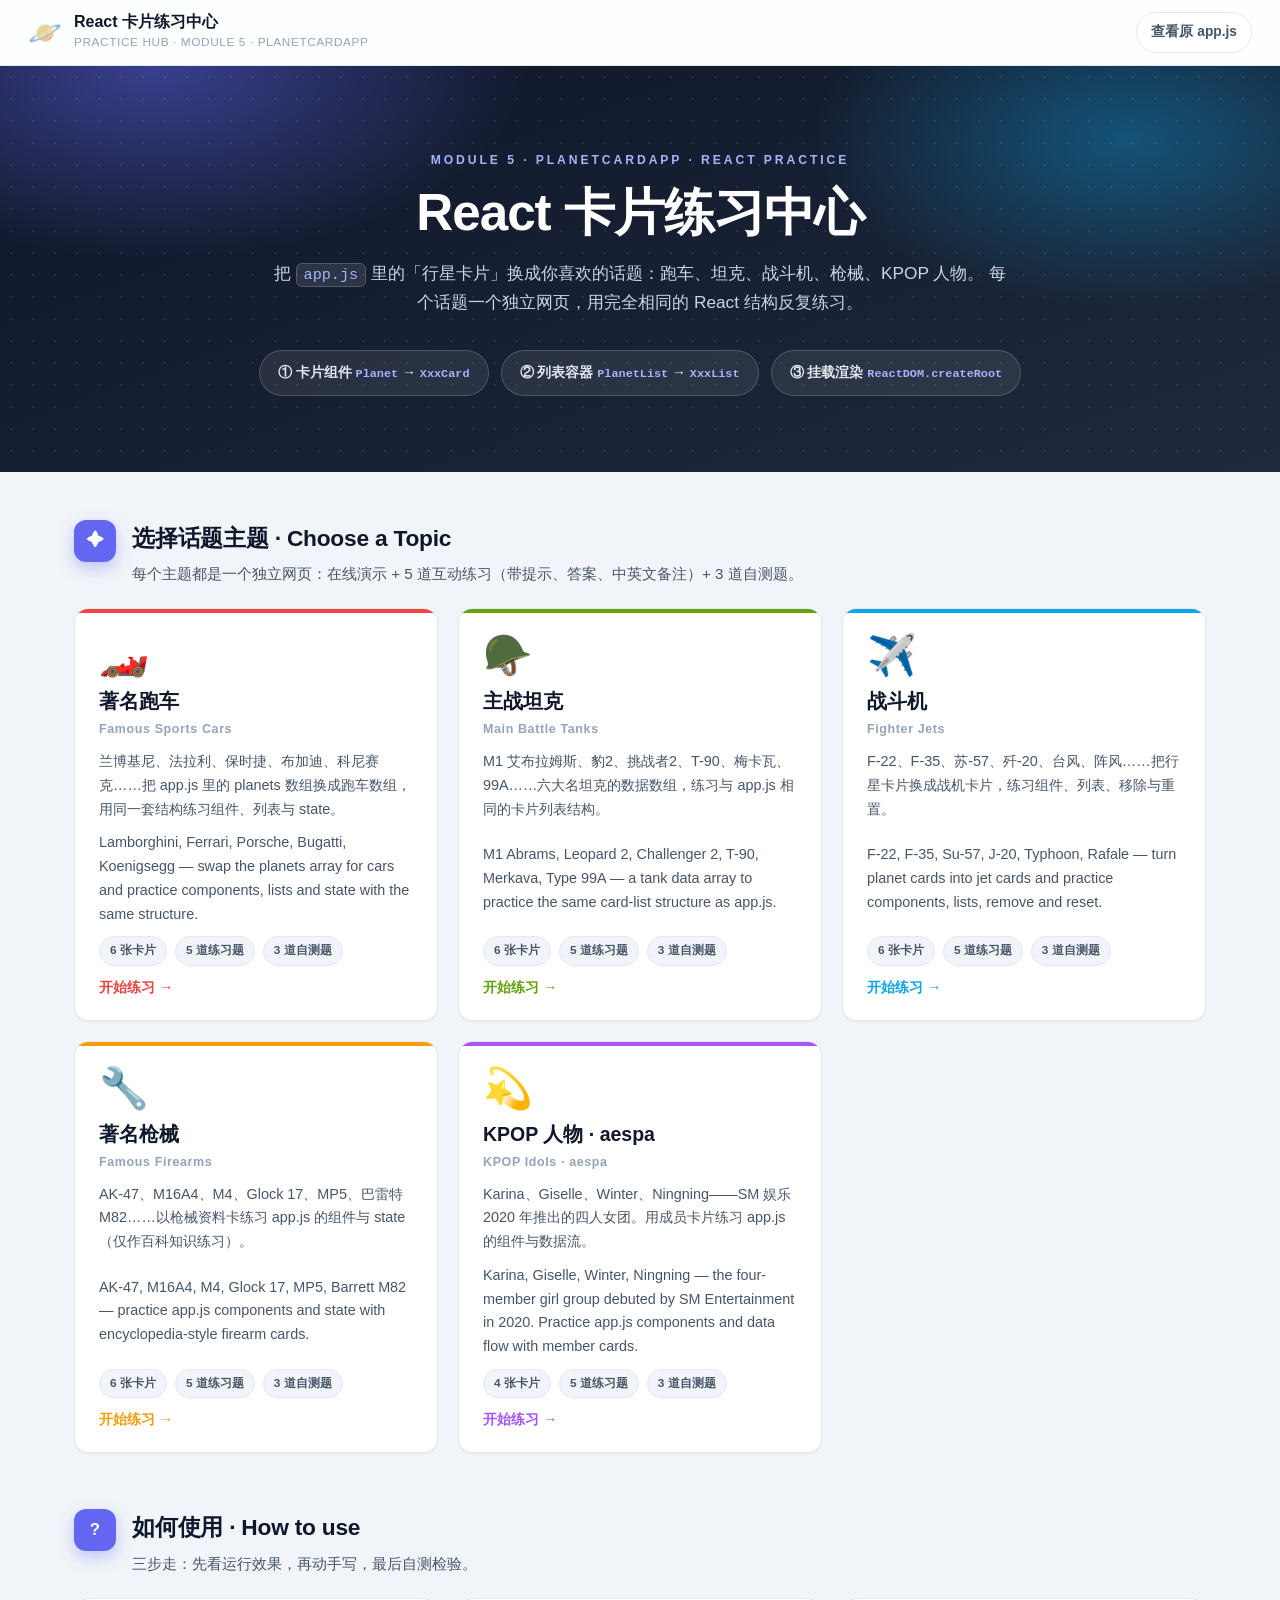
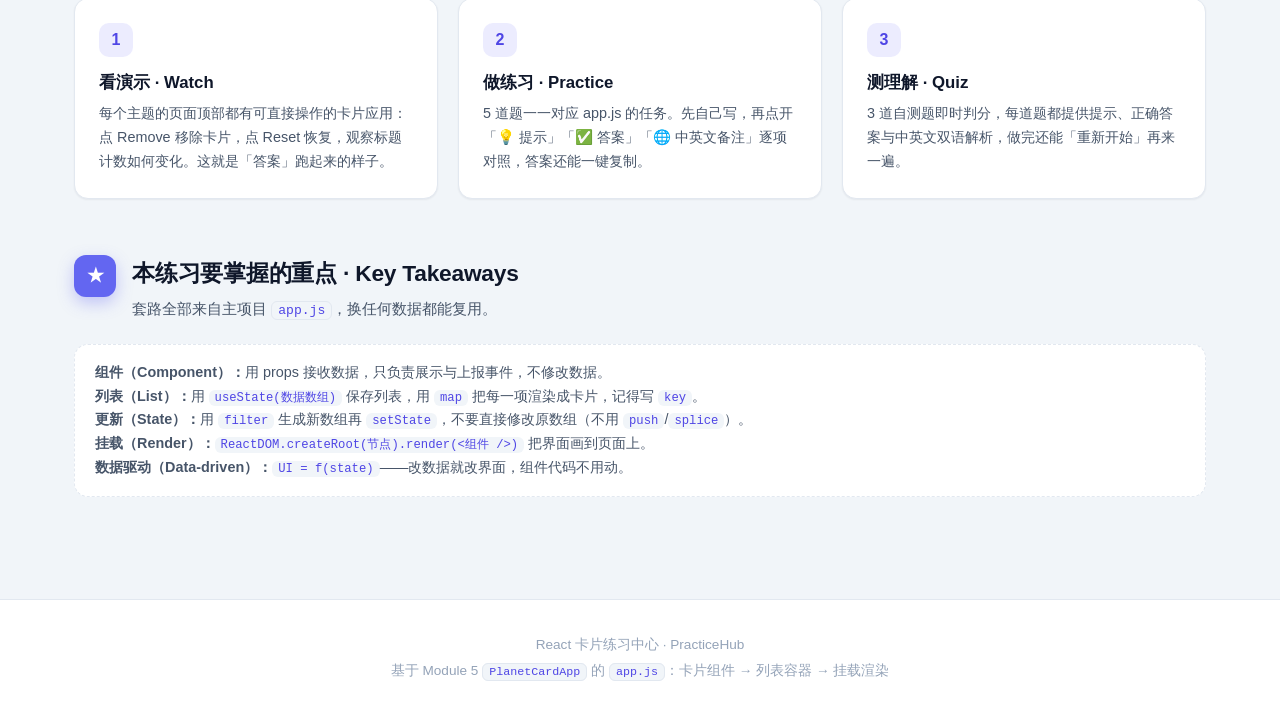
<file: index.html>
<!DOCTYPE html>
<html lang="zh-CN">
  <head>
    <meta charset="utf-8" />
    <meta name="viewport" content="width=device-width, initial-scale=1" />
    <title>React 卡片练习中心 · PracticeHub</title>
    <link rel="stylesheet" href="./css/style.css" />
  </head>

  <body data-topic="">
    <header class="topbar">
      <div class="topbar-title">
        <span class="topbar-icon">🪐</span>
        <div>
          <strong>React 卡片练习中心</strong>
          <small>PRACTICE HUB · MODULE 5 · PLANETCARDAPP</small>
        </div>
      </div>
      <a class="topbar-link" href="app.js" target="_blank" rel="noopener">查看原 app.js</a>
    </header>

    <section class="hero">
      <p class="hero-kicker">MODULE 5 · PLANETCARDAPP · REACT PRACTICE</p>
      <h1>React 卡片练习中心</h1>
      <p class="hero-sub">
        把 <code>app.js</code> 里的「行星卡片」换成你喜欢的话题：跑车、坦克、战斗机、枪械、KPOP 人物。
        每个话题一个独立网页，用完全相同的 React 结构反复练习。
      </p>
      <div class="hero-tasks">
        <span class="hero-task">① 卡片组件 <code>Planet</code> → <code>XxxCard</code></span>
        <span class="hero-task">② 列表容器 <code>PlanetList</code> → <code>XxxList</code></span>
        <span class="hero-task">③ 挂载渲染 <code>ReactDOM.createRoot</code></span>
      </div>
    </section>

    <main>
      <!-- 选择话题 -->
      <section class="section">
        <div class="section-head">
          <span class="step-badge">✦</span>
          <div>
            <h2>选择话题主题 · Choose a Topic</h2>
            <p>每个主题都是一个独立网页：在线演示 + 5 道互动练习（带提示、答案、中英文备注）+ 3 道自测题。</p>
          </div>
        </div>
        <div class="topic-grid" id="topic-grid"></div>
      </section>

      <!-- 如何使用 -->
      <section class="section">
        <div class="section-head">
          <span class="step-badge">?</span>
          <div>
            <h2>如何使用 · How to use</h2>
            <p>三步走：先看运行效果，再动手写，最后自测检验。</p>
          </div>
        </div>
        <div class="how-grid">
          <div class="how-card">
            <span class="how-no">1</span>
            <h3>看演示 · Watch</h3>
            <p>每个主题的页面顶部都有可直接操作的卡片应用：点 Remove 移除卡片，点 Reset 恢复，观察标题计数如何变化。这就是「答案」跑起来的样子。</p>
          </div>
          <div class="how-card">
            <span class="how-no">2</span>
            <h3>做练习 · Practice</h3>
            <p>5 道题一一对应 app.js 的任务。先自己写，再点开「💡 提示」「✅ 答案」「🌐 中英文备注」逐项对照，答案还能一键复制。</p>
          </div>
          <div class="how-card">
            <span class="how-no">3</span>
            <h3>测理解 · Quiz</h3>
            <p>3 道自测题即时判分，每道题都提供提示、正确答案与中英文双语解析，做完还能「重新开始」再来一遍。</p>
          </div>
        </div>
      </section>

      <!-- 学习重点 -->
      <section class="section">
        <div class="section-head">
          <span class="step-badge">★</span>
          <div>
            <h2>本练习要掌握的重点 · Key Takeaways</h2>
            <p>套路全部来自主项目 <code>app.js</code>，换任何数据都能复用。</p>
          </div>
        </div>
        <div class="appjs-ref">
          <strong>组件（Component）：</strong>用 props 接收数据，只负责展示与上报事件，不修改数据。<br />
          <strong>列表（List）：</strong>用 <code>useState(数据数组)</code> 保存列表，用 <code>map</code> 把每一项渲染成卡片，记得写 <code>key</code>。<br />
          <strong>更新（State）：</strong>用 <code>filter</code> 生成新数组再 <code>setState</code>，不要直接修改原数组（不用 <code>push</code>/<code>splice</code>）。<br />
          <strong>挂载（Render）：</strong><code>ReactDOM.createRoot(节点).render(&lt;组件 /&gt;)</code> 把界面画到页面上。<br />
          <strong>数据驱动（Data-driven）：</strong><code>UI = f(state)</code>——改数据就改界面，组件代码不用动。
        </div>
      </section>
    </main>

    <footer class="footer">
      <p>React 卡片练习中心 · PracticeHub</p>
      <p>基于 Module 5 <code>PlanetCardApp</code> 的 <code>app.js</code>：卡片组件 → 列表容器 → 挂载渲染</p>
    </footer>

    <script src="./js/topics-data.js"></script>
    <script src="./js/page.js"></script>
  </body>
</html>
</file>
<file: css/style.css>
/* ============================================================
   PracticeHub · 全局样式
   基于 Module 5 PlanetCardApp 的 app.css 扩展
   结构：基础 → 顶栏 → 首页 Hero → 主题卡片 → 分区标题
        → 演示区（沿用卡片样式并扩展双语）
        → 练习题 → 自测题 → 页脚 → 响应式
   ============================================================ */

:root {
  --bg: #f1f5f9;
  --surface: #ffffff;
  --ink: #0f172a;
  --ink-soft: #475569;
  --ink-faint: #94a3b8;
  --line: #e2e8f0;
  --accent: #6366f1;
  --accent-dark: #4f46e5;
  --accent-soft: rgba(99, 102, 241, 0.12);
  --ok: #15803d;
  --ok-bg: #dcfce7;
  --bad: #b91c1c;
  --bad-bg: #fee2e2;
  --radius: 14px;
  --shadow-sm: 0 1px 2px rgba(15, 23, 42, 0.06);
  --shadow: 0 1px 2px rgba(15, 23, 42, 0.06), 0 10px 30px rgba(15, 23, 42, 0.08);
  --mono: ui-monospace, SFMono-Regular, "SF Mono", Menlo, Consolas, "Liberation Mono", monospace;
}

* { box-sizing: border-box; }
html { scroll-behavior: smooth; }

body {
  margin: 0;
  background: var(--bg);
  color: var(--ink);
  font-family: -apple-system, BlinkMacSystemFont, "Segoe UI", "PingFang SC",
    "Hiragino Sans GB", "Microsoft YaHei", "Helvetica Neue", Helvetica, Arial, sans-serif;
  line-height: 1.65;
  -webkit-font-smoothing: antialiased;
}

/* ============================================================
   顶栏
   ============================================================ */
.topbar {
  position: sticky;
  top: 0;
  z-index: 50;
  display: flex;
  align-items: center;
  justify-content: space-between;
  gap: 16px;
  padding: 12px 28px;
  background: rgba(255, 255, 255, 0.86);
  backdrop-filter: blur(12px);
  -webkit-backdrop-filter: blur(12px);
  border-bottom: 1px solid var(--line);
}
.topbar-title { display: flex; align-items: center; gap: 12px; min-width: 0; }
.topbar-title strong { display: block; font-size: 1rem; line-height: 1.3; }
.topbar-title small { display: block; color: var(--ink-faint); font-size: 0.74rem; letter-spacing: 0.05em; }
.topbar-icon { font-size: 1.7rem; line-height: 1; }

.back-link, .topbar-link {
  text-decoration: none;
  font-size: 0.86rem;
  font-weight: 600;
  padding: 8px 14px;
  border-radius: 999px;
  border: 1px solid var(--line);
  background: var(--surface);
  color: var(--ink-soft);
  transition: border-color 0.18s ease, color 0.18s ease, transform 0.18s ease;
  white-space: nowrap;
}
.back-link:hover, .topbar-link:hover {
  border-color: var(--accent);
  color: var(--accent-dark);
  transform: translateY(-1px);
}

/* ============================================================
   首页 Hero
   ============================================================ */
.hero {
  position: relative;
  overflow: hidden;
  color: #fff;
  background:
    radial-gradient(620px 320px at 12% 0%, rgba(99, 102, 241, 0.5), transparent 60%),
    radial-gradient(520px 280px at 88% 18%, rgba(14, 165, 233, 0.38), transparent 60%),
    linear-gradient(160deg, #0f172a 0%, #1e293b 100%);
  padding: 84px 24px 76px;
  text-align: center;
}
.hero::after {
  content: "";
  position: absolute;
  inset: 0;
  background-image: radial-gradient(rgba(255, 255, 255, 0.08) 1px, transparent 1px);
  background-size: 22px 22px;
  pointer-events: none;
}
.hero > * { position: relative; z-index: 1; }
.hero-kicker { margin: 0 0 14px; font-size: 0.76rem; letter-spacing: 0.24em; color: #a5b4fc; font-weight: 700; }
.hero h1 { margin: 0 0 16px; font-size: clamp(2rem, 5vw, 3.2rem); line-height: 1.15; letter-spacing: -0.02em; }
.hero-sub { margin: 0 auto; max-width: 740px; font-size: 1.08rem; color: #cbd5e1; }
.hero-tasks { margin-top: 34px; display: flex; flex-wrap: wrap; justify-content: center; gap: 12px; }
.hero-task {
  font-size: 0.87rem;
  font-weight: 600;
  padding: 10px 18px;
  border-radius: 999px;
  background: rgba(255, 255, 255, 0.08);
  border: 1px solid rgba(255, 255, 255, 0.18);
  color: #e2e8f0;
}
.hero-task code { font-family: var(--mono); color: #a5b4fc; font-size: 0.85em; }
.hero-sub code {
  font-family: var(--mono);
  font-size: 0.88em;
  padding: 2px 7px;
  border-radius: 6px;
  background: rgba(255, 255, 255, 0.1);
  border: 1px solid rgba(255, 255, 255, 0.18);
  color: #a5b4fc;
}
.intro p code, .footer code, .section-head p code {
  font-family: var(--mono);
  font-size: 0.86em;
  padding: 1px 6px;
  border-radius: 6px;
  background: var(--bg);
  border: 1px solid var(--line);
  color: var(--accent-dark);
}

/* ============================================================
   分区通用
   ============================================================ */
main { max-width: 1180px; margin: 0 auto; padding: 40px 24px 80px; }
.section { margin-top: 56px; }
.section:first-child { margin-top: 8px; }
.section-head { display: flex; gap: 16px; align-items: flex-start; margin-bottom: 22px; }
.section-head h2 { margin: 0 0 4px; font-size: 1.42rem; letter-spacing: -0.01em; }
.section-head p { margin: 0; color: var(--ink-soft); font-size: 0.95rem; }
.step-badge {
  flex: none;
  width: 42px;
  height: 42px;
  border-radius: 12px;
  display: grid;
  place-items: center;
  background: var(--accent);
  color: #fff;
  font-weight: 800;
  font-size: 1.05rem;
  box-shadow: 0 6px 16px rgba(99, 102, 241, 0.35);
}

/* 主题页顶部介绍条 */
.intro {
  margin-top: 28px;
  display: flex;
  align-items: center;
  gap: 20px;
  padding: 24px 28px;
  border-radius: var(--radius);
  background: linear-gradient(135deg, var(--accent-soft), rgba(255, 255, 255, 0.4));
  border: 1px solid var(--line);
}
.intro-icon { font-size: 2.8rem; line-height: 1; flex: none; }
.intro h1 { margin: 0 0 4px; font-size: 1.55rem; letter-spacing: -0.01em; }
.intro h1 .en { display: block; font-size: 0.85rem; font-weight: 600; color: var(--ink-faint); letter-spacing: 0.04em; margin-top: 2px; }
.intro p { margin: 0; color: var(--ink-soft); font-size: 0.95rem; max-width: 760px; }

/* ============================================================
   首页主题卡片
   ============================================================ */
.topic-grid {
  display: grid;
  gap: 20px;
  grid-template-columns: repeat(auto-fit, minmax(270px, 1fr));
}
.topic-card {
  position: relative;
  display: flex;
  flex-direction: column;
  gap: 10px;
  padding: 26px 24px 20px;
  background: var(--surface);
  border: 1px solid var(--line);
  border-radius: var(--radius);
  text-decoration: none;
  color: inherit;
  box-shadow: var(--shadow-sm);
  transition: transform 0.18s ease, box-shadow 0.18s ease, border-color 0.18s ease;
  overflow: hidden;
  animation: rise 0.5s ease both;
}
.topic-card::before {
  content: "";
  position: absolute;
  inset: 0 0 auto 0;
  height: 4px;
  background: var(--c, var(--accent));
}
.topic-card:nth-child(2) { animation-delay: 0.06s; }
.topic-card:nth-child(3) { animation-delay: 0.12s; }
.topic-card:nth-child(4) { animation-delay: 0.18s; }
.topic-card:nth-child(5) { animation-delay: 0.24s; }
.topic-card:hover {
  transform: translateY(-4px);
  box-shadow: var(--shadow);
  border-color: var(--c, var(--accent));
}
.topic-icon { font-size: 2.5rem; line-height: 1; }
.topic-card h3 { margin: 0; font-size: 1.22rem; }
.topic-card h3 .en { display: block; font-size: 0.78rem; font-weight: 600; color: var(--ink-faint); letter-spacing: 0.05em; margin-top: 2px; }
.topic-tagline { margin: 0; color: var(--ink-soft); font-size: 0.9rem; flex-grow: 1; }
.topic-meta { display: flex; flex-wrap: wrap; gap: 8px; }
.topic-meta span {
  font-size: 0.74rem;
  font-weight: 700;
  padding: 4px 10px;
  border-radius: 999px;
  background: var(--bg);
  border: 1px solid var(--line);
  color: var(--ink-soft);
}
.topic-cta { font-weight: 700; font-size: 0.9rem; color: var(--c, var(--accent-dark)); }

@keyframes rise {
  from { opacity: 0; transform: translateY(14px); }
  to { opacity: 1; transform: none; }
}

/* ============================================================
   在线演示区（沿用 PlanetCardApp 的卡片结构，扩展双语）
   ============================================================ */
.demo-frame {
  border-radius: var(--radius);
  overflow: hidden;
  border: 1px solid var(--line);
  box-shadow: var(--shadow);
  background: #edeff0;
}
.demo-chrome {
  display: flex;
  align-items: center;
  gap: 8px;
  padding: 10px 16px;
  background: #0f172a;
}
.demo-chrome .dot { width: 11px; height: 11px; border-radius: 50%; }
.dot.red { background: #ef4444; }
.dot.yellow { background: #f59e0b; }
.dot.green { background: #22c55e; }
.demo-url { margin-left: 10px; font-family: var(--mono); font-size: 0.74rem; color: #94a3b8; }
.demo-body { padding: 8px 0 28px; min-height: 220px; }
.demo-loading { text-align: center; color: #6b7280; padding: 56px 16px; font-size: 0.95rem; }

.demo-body .container {
  width: 90%;
  max-width: 1100px;
  margin: 1.1em auto;
  display: grid;
  grid-gap: 20px;
  grid-template-columns: repeat(auto-fit, minmax(300px, 1fr));
}
.demo-body .card {
  background: #fff;
  padding: 20px;
  border-radius: 5px;
  box-shadow: 0 1px 0 0 rgba(0, 0, 0, 0.1);
  border-top: 3px solid var(--accent);
}
.demo-body .card-media {
  text-align: center;
  padding: 1.4em 1em;
  margin-bottom: 1.2em;
  background: linear-gradient(135deg, #000 0%, #1f2937 100%);
  border-radius: 6px;
  position: relative;
}
.demo-body .card-emoji { font-size: 4rem; line-height: 1; filter: drop-shadow(0 6px 14px rgba(0, 0, 0, 0.45)); }
.demo-body .card-flag { position: absolute; top: 10px; right: 12px; font-size: 1.4rem; }
.demo-body h2 { font-size: 1.65em; margin: 4px 0 6px; color: #384047; line-height: 1.2; }
.demo-body .name-zh { font-size: 1.05em; font-weight: 700; color: var(--accent-dark); margin: 0 0 10px; }
.demo-body h3 { margin: 1.4em 0 0.4em; font-size: 1.02em; color: #384047; }
.demo-body ul { padding: 0 0 0 1em; margin: 0.6em 0 0; }
.demo-body li { margin-bottom: 0.5em; font-size: 0.95em; }
.demo-body p { color: #222; font-size: 0.95em; margin-bottom: 12px; line-height: 1.55; }
.demo-body .desc-zh { color: #55606c; font-size: 0.9em; }
.demo-body .toolbar {
  width: 90%;
  max-width: 1100px;
  margin: 1.4em auto 0;
  padding-bottom: 0.75em;
  display: flex;
  align-items: center;
  justify-content: space-between;
  gap: 12px;
  flex-wrap: wrap;
  border-bottom: 2px solid rgba(0, 0, 0, 0.18);
}
.demo-body .toolbar h1 { font-size: 1.5em; color: #384047; margin: 0; }
.demo-body .empty {
  width: 90%;
  max-width: 1100px;
  margin: 3em auto;
  text-align: center;
  font-size: 1.2em;
  color: #6b7280;
}
.demo-body .remove-btn,
.demo-body .reset-btn {
  font-family: inherit;
  font-size: 0.85em;
  padding: 7px 16px;
  color: #fff;
  border: none;
  border-radius: 3px;
  cursor: pointer;
  transition: background-color 0.2s ease, transform 0.1s ease;
}
.demo-body .remove-btn { margin-top: 0.75em; background-color: red; }
.demo-body .remove-btn:hover { background-color: orange; }
.demo-body .reset-btn { background-color: blue; }
.demo-body .reset-btn:hover { background-color: blueviolet; }
.demo-body .remove-btn:active,
.demo-body .reset-btn:active { transform: translateY(1px); }

/* ============================================================
   互动练习
   ============================================================ */
.appjs-ref {
  background: var(--surface);
  border: 1px dashed var(--line);
  border-radius: var(--radius);
  padding: 16px 20px;
  margin-bottom: 22px;
  font-size: 0.9rem;
  color: var(--ink-soft);
}
.appjs-ref ol { margin: 8px 0 0; padding-left: 22px; }
.appjs-ref li { margin-bottom: 4px; }
.appjs-ref code {
  font-family: var(--mono);
  background: var(--bg);
  padding: 1px 6px;
  border-radius: 6px;
  font-size: 0.85em;
  color: var(--accent-dark);
}

.practice-card {
  background: var(--surface);
  border: 1px solid var(--line);
  border-radius: var(--radius);
  padding: 22px 24px;
  margin-bottom: 18px;
  box-shadow: var(--shadow-sm);
}
.practice-head { display: flex; align-items: center; gap: 10px; flex-wrap: wrap; margin-bottom: 8px; }
.q-no { font-weight: 800; color: var(--accent-dark); font-size: 0.78rem; letter-spacing: 0.1em; }
.q-tag {
  font-size: 0.72rem;
  font-weight: 700;
  padding: 3px 10px;
  border-radius: 999px;
  background: var(--accent-soft);
  color: var(--accent-dark);
}
.q-title { margin: 0 0 8px; font-size: 1.12rem; }
.q-title code, .q-body code { font-family: var(--mono); font-size: 0.9em; background: var(--bg); padding: 1px 6px; border-radius: 6px; }
.q-body { margin: 0 0 14px; color: var(--ink-soft); font-size: 0.95rem; }
.q-actions { display: flex; flex-wrap: wrap; gap: 10px; }
.q-btn {
  font: inherit;
  font-size: 0.85rem;
  font-weight: 700;
  padding: 8px 14px;
  border-radius: 10px;
  cursor: pointer;
  border: 1px solid var(--line);
  background: var(--surface);
  color: var(--ink-soft);
  transition: border-color 0.15s ease, color 0.15s ease, background-color 0.15s ease;
}
.q-btn:hover { border-color: var(--accent); color: var(--accent-dark); }
.q-btn.active { background: var(--accent); border-color: var(--accent); color: #fff; }
.q-panel { margin-top: 14px; border-radius: 12px; padding: 14px 18px; font-size: 0.92rem; }
.q-panel[hidden] { display: none; }
.hint-panel { background: #fffbeb; border: 1px solid #fde68a; color: #92400e; }
.hint-panel ul { margin: 0; padding-left: 20px; }
.hint-panel li { margin-bottom: 6px; }
.hint-panel li:last-child { margin-bottom: 0; }
.hint-panel code { font-family: var(--mono); font-size: 0.88em; }

.answer-panel { padding: 0; border: 1px solid #1e293b; background: #0f172a; overflow: hidden; }
.answer-head {
  display: flex;
  justify-content: space-between;
  align-items: center;
  padding: 10px 14px;
  background: #1e293b;
}
.answer-head span { color: #94a3b8; font-size: 0.76rem; font-family: var(--mono); }
.copy-btn {
  font: inherit;
  font-size: 0.74rem;
  font-weight: 700;
  padding: 5px 12px;
  border-radius: 8px;
  border: 1px solid #334155;
  background: #0f172a;
  color: #cbd5e1;
  cursor: pointer;
  transition: background-color 0.15s ease, color 0.15s ease;
}
.copy-btn:hover { background: #334155; color: #fff; }
.code-block { margin: 0; padding: 16px 18px; overflow-x: auto; }
.code-block code {
  font-family: var(--mono);
  font-size: 0.8rem;
  line-height: 1.65;
  color: #e2e8f0;
  white-space: pre;
}

.note-panel { background: #eff6ff; border: 1px solid #bfdbfe; color: #1e3a8a; }
.note-panel p { margin: 0 0 10px; }
.note-panel p:last-child { margin-bottom: 0; }
.note-panel .lang { font-weight: 800; margin-right: 6px; }

/* ============================================================
   自测题
   ============================================================ */
.quiz-summary {
  display: inline-block;
  font-weight: 700;
  font-size: 0.9rem;
  color: var(--accent-dark);
  background: var(--accent-soft);
  padding: 8px 16px;
  border-radius: 999px;
  margin-bottom: 18px;
}
.quiz-card {
  background: var(--surface);
  border: 1px solid var(--line);
  border-radius: var(--radius);
  padding: 22px 24px;
  margin-bottom: 18px;
  box-shadow: var(--shadow-sm);
}
.quiz-q { margin: 0 0 14px; font-weight: 700; font-size: 1.02rem; }
.quiz-q code { font-family: var(--mono); background: var(--bg); padding: 1px 6px; border-radius: 6px; font-size: 0.88em; }
.quiz-options { display: grid; gap: 10px; }
.quiz-option {
  font: inherit;
  font-size: 0.92rem;
  text-align: left;
  padding: 12px 16px;
  border-radius: 10px;
  cursor: pointer;
  border: 1.5px solid var(--line);
  background: #f8fafc;
  color: var(--ink);
  transition: border-color 0.15s ease, background-color 0.15s ease;
}
.quiz-option:hover:not(:disabled) { border-color: var(--accent); background: #fff; }
.quiz-option:disabled { cursor: default; }
.quiz-option .opt-letter { font-weight: 800; margin-right: 8px; }
.quiz-option.correct { border-color: var(--ok); background: var(--ok-bg); color: var(--ok); font-weight: 700; }
.quiz-option.wrong { border-color: var(--bad); background: var(--bad-bg); color: var(--bad); }
.quiz-feedback { margin-top: 14px; border-radius: 10px; padding: 12px 16px; font-size: 0.9rem; }
.quiz-feedback[hidden] { display: none; }
.quiz-feedback.ok { background: var(--ok-bg); border: 1px solid #86efac; color: #14532d; }
.quiz-feedback.bad { background: var(--bad-bg); border: 1px solid #fca5a5; color: #7f1d1d; }
.quiz-feedback p { margin: 0 0 8px; }
.quiz-feedback p:last-child { margin-bottom: 0; }
.quiz-feedback .en { opacity: 0.88; }
.quiz-hint { margin-top: 12px; background: #fffbeb; border: 1px solid #fde68a; color: #92400e; border-radius: 10px; padding: 10px 16px; font-size: 0.88rem; }
.quiz-hint[hidden] { display: none; }
.quiz-actions { margin-top: 12px; display: flex; gap: 10px; }
.quiz-reset {
  font: inherit;
  font-size: 0.82rem;
  font-weight: 700;
  padding: 7px 14px;
  border-radius: 999px;
  border: 1px solid var(--line);
  background: var(--surface);
  color: var(--ink-soft);
  cursor: pointer;
}
.quiz-reset:hover { border-color: var(--accent); color: var(--accent-dark); }

/* ============================================================
   使用方法
   ============================================================ */
.how-grid { display: grid; gap: 20px; grid-template-columns: repeat(auto-fit, minmax(240px, 1fr)); }
.how-card {
  background: var(--surface);
  border: 1px solid var(--line);
  border-radius: var(--radius);
  padding: 24px;
  box-shadow: var(--shadow-sm);
}
.how-no {
  display: inline-grid;
  place-items: center;
  width: 34px;
  height: 34px;
  border-radius: 10px;
  background: var(--accent-soft);
  color: var(--accent-dark);
  font-weight: 800;
  margin-bottom: 12px;
}
.how-card h3 { margin: 0 0 6px; font-size: 1.05rem; }
.how-card p { margin: 0; color: var(--ink-soft); font-size: 0.9rem; }

/* ============================================================
   页脚
   ============================================================ */
.footer {
  border-top: 1px solid var(--line);
  background: var(--surface);
  padding: 30px 24px;
  text-align: center;
  color: var(--ink-faint);
  font-size: 0.85rem;
}
.footer p { margin: 4px 0; }
.footer code { font-family: var(--mono); }

/* ============================================================
   响应式
   ============================================================ */
@media (max-width: 640px) {
  .topbar { padding: 10px 16px; }
  main { padding: 28px 16px 60px; }
  .hero { padding: 64px 18px 60px; }
  .intro { flex-direction: column; gap: 12px; padding: 20px; }
  .section-head { flex-direction: column; gap: 10px; }
  .demo-body .toolbar h1 { font-size: 1.2em; }
}
</file>
